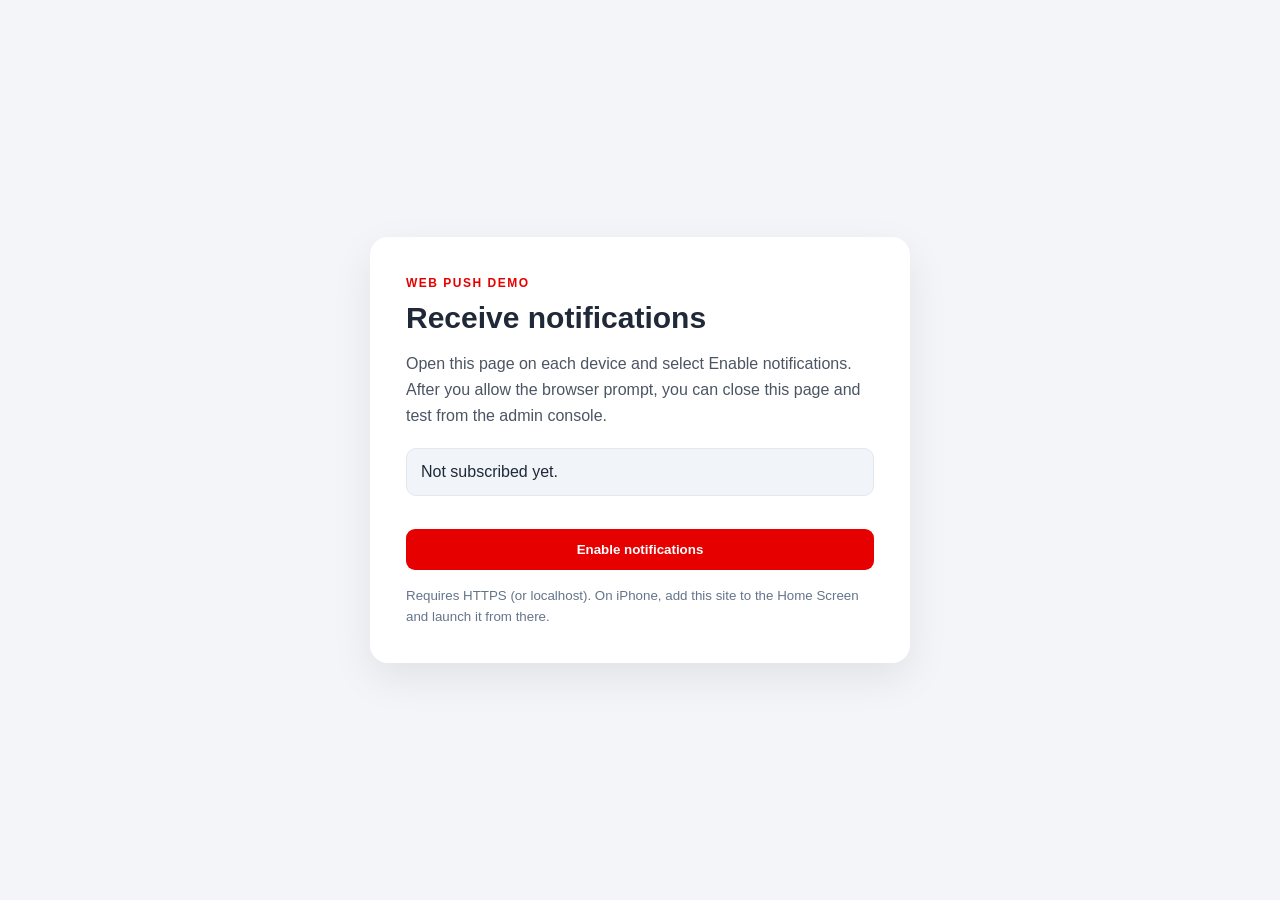
<file: WebPushStandalone_NET47_IIS_FullFixed/WebPushStandalone/index.html>
<!doctype html><html lang="en"><head><meta charset="utf-8"><meta name="viewport" content="width=device-width,initial-scale=1"><title>Web Push Demo — Subscriber</title><link rel="stylesheet" href="style.css"><link rel="manifest" href="manifest.json"></head>
<body><main class="panel"><span class="eyebrow">WEB PUSH DEMO</span><h1>Receive notifications</h1><p>Open this page on each device and select Enable notifications. After you allow the browser prompt, you can close this page and test from the admin console.</p><div id="status" class="status">Not subscribed yet.</div><button id="subscribe">Enable notifications</button><small>Requires HTTPS (or localhost). On iPhone, add this site to the Home Screen and launch it from there.</small></main><script src="subscriber.js"></script></body></html>
</file>
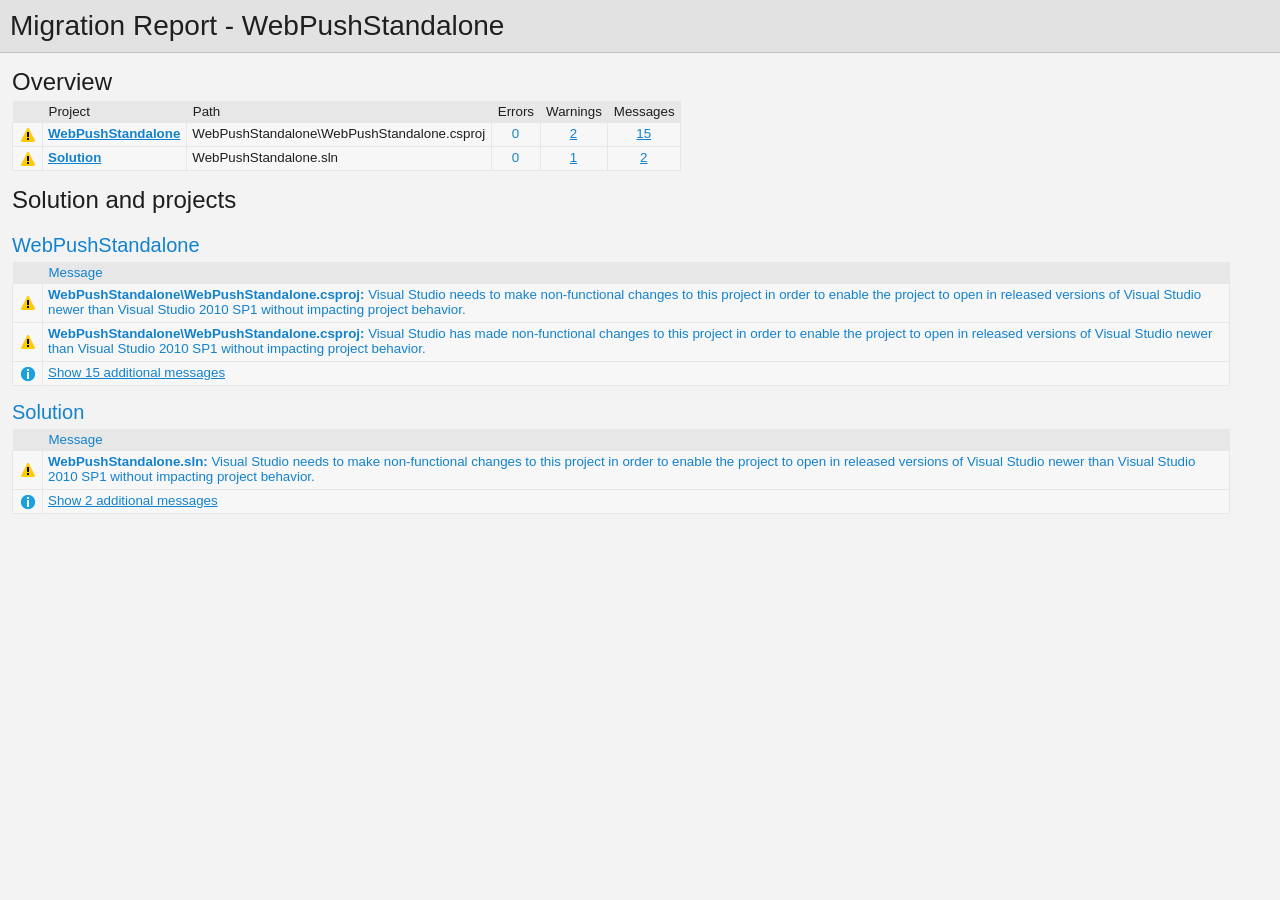
<file: WebPushStandalone_NET47_IIS_FullFixed/UpgradeLog.htm>
﻿<!DOCTYPE html>
<!-- saved from url=(0014)about:internet -->
 <html xmlns:msxsl="urn:schemas-microsoft-com:xslt"><head><meta content="en-us" http-equiv="Content-Language" /><meta content="text/html; charset=utf-16" http-equiv="Content-Type" /><title _locID="ConversionReport0">
          Migration Report
        </title><style> 
                    /* Body style, for the entire document */
                    body
                    {
                        background: #F3F3F4;
                        color: #1E1E1F;
                        font-family: "Segoe UI", Tahoma, Geneva, Verdana, sans-serif;
                        padding: 0;
                        margin: 0;
                    }

                    /* Header1 style, used for the main title */
                    h1
                    {
                        padding: 10px 0px 10px 10px;
                        font-size: 21pt;
                        background-color: #E2E2E2;
                        border-bottom: 1px #C1C1C2 solid; 
                        color: #201F20;
                        margin: 0;
                        font-weight: normal;
                    }

                    /* Header2 style, used for "Overview" and other sections */
                    h2
                    {
                        font-size: 18pt;
                        font-weight: normal;
                        padding: 15px 0 5px 0;
                        margin: 0;
                    }

                    /* Header3 style, used for sub-sections, such as project name */
                    h3
                    {
                        font-weight: normal;
                        font-size: 15pt;
                        margin: 0;
                        padding: 15px 0 5px 0;
                        background-color: transparent;
                    }

                    /* Color all hyperlinks one color */
                    a
                    {
                        color: #1382CE;
                    }

                    /* Table styles */ 
                    table
                    {
                        border-spacing: 0 0;
                        border-collapse: collapse;
                        font-size: 10pt;
                    }

                    table th
                    {
                        background: #E7E7E8;
                        text-align: left;
                        text-decoration: none;
                        font-weight: normal;
                        padding: 3px 6px 3px 6px;
                    }

                    table td
                    {
                        vertical-align: top;
                        padding: 3px 6px 5px 5px;
                        margin: 0px;
                        border: 1px solid #E7E7E8;
                        background: #F7F7F8;
                    }

                    /* Local link is a style for hyperlinks that link to file:/// content, there are lots so color them as 'normal' text until the user mouse overs */
                    .localLink
                    {
                        color: #1E1E1F;
                        background: #EEEEED;
                        text-decoration: none;
                    }

                    .localLink:hover
                    {
                        color: #1382CE;
                        background: #FFFF99;
                        text-decoration: none;
                    }

                    /* Center text, used in the over views cells that contain message level counts */ 
                    .textCentered
                    {
                        text-align: center;
                    }

                    /* The message cells in message tables should take up all avaliable space */
                    .messageCell
                    {
                        width: 100%;
                    }

                    /* Padding around the content after the h1 */ 
                    #content 
                    {
	                    padding: 0px 12px 12px 12px; 
                    }

                    /* The overview table expands to width, with a max width of 97% */ 
                    #overview table
                    {
                        width: auto;
                        max-width: 75%; 
                    }

                    /* The messages tables are always 97% width */
                    #messages table
                    {
                        width: 97%;
                    }

                    /* All Icons */
                    .IconSuccessEncoded, .IconInfoEncoded, .IconWarningEncoded, .IconErrorEncoded
                    {
                        min-width:18px;
                        min-height:18px; 
                        background-repeat:no-repeat;
                        background-position:center;
                    }

                    /* Success icon encoded */
                    .IconSuccessEncoded
                    {
                        /* Note: Do not delete the comment below. It is used to verify the correctness of the encoded image resource below before the product is released */
                        /* [---XsltValidateInternal-Base64EncodedImage:IconSuccess#Begin#background-image: url(data:image/png;base64,#Separator#);#End#] */
                        background-image: url([data-uri]);
                    }

                    /* Information icon encoded */
                    .IconInfoEncoded
                    {
                        /* Note: Do not delete the comment below. It is used to verify the correctness of the encoded image resource below before the product is released */
                        /* [---XsltValidateInternal-Base64EncodedImage:IconInformation#Begin#background-image: url(data:image/png;base64,#Separator#);#End#] */
                        background-image: url([data-uri]);
                    }

                    /* Warning icon encoded */
                    .IconWarningEncoded
                    {
                        /* Note: Do not delete the comment below. It is used to verify the correctness of the encoded image resource below before the product is released */
                        /* [---XsltValidateInternal-Base64EncodedImage:IconWarning#Begin#background-image: url(data:image/png;base64,#Separator#);#End#] */
                        background-image: url([data-uri]);
                    }

                    /* Error icon encoded */
                    .IconErrorEncoded
                    {
                        /* Note: Do not delete the comment below. It is used to verify the correctness of the encoded image resource below before the product is released */
                        /* [---XsltValidateInternal-Base64EncodedImage:IconError#Begin#background-image: url(data:image/png;base64,#Separator#);#End#] */
                        background-image: url([data-uri]);
                    }
                 </style><script type="text/javascript" language="javascript"> 
          
            // Startup 
            // Hook up the the loaded event for the document/window, to linkify the document content
            var startupFunction = function() { linkifyElement("messages"); };
            
            if(window.attachEvent)
            {
              window.attachEvent('onload', startupFunction);
            }
            else if (window.addEventListener) 
            {
              window.addEventListener('load', startupFunction, false);
            }
            else 
            {
              document.addEventListener('load', startupFunction, false);
            } 
            
            // Toggles the visibility of table rows with the specified name 
            function toggleTableRowsByName(name)
            {
               var allRows = document.getElementsByTagName('tr');
               for (i=0; i < allRows.length; i++)
               {
                  var currentName = allRows[i].getAttribute('name');
                  if(!!currentName && currentName.indexOf(name) == 0)
                  {
                      var isVisible = allRows[i].style.display == ''; 
                      isVisible ? allRows[i].style.display = 'none' : allRows[i].style.display = '';
                  }
               }
            }
            
            function scrollToFirstVisibleRow(name) 
            {
               var allRows = document.getElementsByTagName('tr');
               for (i=0; i < allRows.length; i++)
               {
                  var currentName = allRows[i].getAttribute('name');
                  var isVisible = allRows[i].style.display == ''; 
                  if(!!currentName && currentName.indexOf(name) == 0 && isVisible)
                  {
                     allRows[i].scrollIntoView(true); 
                     return true; 
                  }
               }
               
               return false;
            }
            
            // Linkifies the specified text content, replaces candidate links with html links 
            function linkify(text)
            {
                 if(!text || 0 === text.length)
                 {
                     return text; 
                 }

                 // Find http, https and ftp links and replace them with hyper links 
                 var urlLink = /(http|https|ftp)\:\/\/[a-zA-Z0-9\-\.]+(:[a-zA-Z0-9]*)?\/?([a-zA-Z0-9\-\._\?\,\/\\\+&%\$#\=~;\{\}])*/gi;
                 
                 return text.replace(urlLink, '<a href="$&">$&</a>') ;
            }
            
            // Linkifies the specified element by ID
            function linkifyElement(id)
            {
                var element = document.getElementById(id);
                if(!!element)
                {
                  element.innerHTML = linkify(element.innerHTML); 
                }
            }
            
            function ToggleMessageVisibility(projectName)
            {
              if(!projectName || 0 === projectName.length)
              {
                return; 
              }
              
              toggleTableRowsByName("MessageRowClass" + projectName);
              toggleTableRowsByName('MessageRowHeaderShow' + projectName);
              toggleTableRowsByName('MessageRowHeaderHide' + projectName); 
            }
            
            function ScrollToFirstVisibleMessage(projectName)
            {
              if(!projectName || 0 === projectName.length)
              {
                return; 
              }
              
              // First try the 'Show messages' row
              if(!scrollToFirstVisibleRow('MessageRowHeaderShow' + projectName))
              {
                // Failed to find a visible row for 'Show messages', try an actual message row 
                scrollToFirstVisibleRow('MessageRowClass' + projectName); 
              }
            }
           </script></head><body><h1 _locID="ConversionReport">
          Migration Report - WebPushStandalone</h1><div id="content"><h2 _locID="OverviewTitle">Overview</h2><div id="overview"><table><tr><th></th><th _locID="ProjectTableHeader">Project</th><th _locID="PathTableHeader">Path</th><th _locID="ErrorsTableHeader">Errors</th><th _locID="WarningsTableHeader">Warnings</th><th _locID="MessagesTableHeader">Messages</th></tr><tr><td class="IconWarningEncoded" /><td><strong><a href="#WebPushStandalone">WebPushStandalone</a></strong></td><td>WebPushStandalone\WebPushStandalone.csproj</td><td class="textCentered"><a>0</a></td><td class="textCentered"><a href="#WebPushStandaloneWarning">2</a></td><td class="textCentered"><a href="#" onclick="ScrollToFirstVisibleMessage('WebPushStandalone'); return false;">15</a></td></tr><tr><td class="IconWarningEncoded" /><td><strong><a href="#Solution"><span _locID="OverviewSolutionSpan">Solution</span></a></strong></td><td>WebPushStandalone.sln</td><td class="textCentered"><a>0</a></td><td class="textCentered"><a href="#SolutionWarning">1</a></td><td class="textCentered"><a href="#" onclick="ScrollToFirstVisibleMessage('Solution'); return false;">2</a></td></tr></table></div><h2 _locID="SolutionAndProjectsTitle">Solution and projects</h2><div id="messages"><a name="WebPushStandalone" /><h3>WebPushStandalone</h3><table><tr id="WebPushStandaloneHeaderRow"><th></th><th class="messageCell" _locID="MessageTableHeader">Message</th></tr><tr name="WarningRowClassWebPushStandalone"><td class="IconWarningEncoded"><a name="WebPushStandaloneWarning" /></td><td class="messageCell"><strong>WebPushStandalone\WebPushStandalone.csproj:
        </strong><span>Visual Studio needs to make non-functional changes to this project in order to enable the project to open in released versions of Visual Studio newer than Visual Studio 2010 SP1 without impacting project behavior.</span></td></tr><tr name="WarningRowClassWebPushStandalone"><td class="IconWarningEncoded"><a name="WebPushStandaloneWarning" /></td><td class="messageCell"><strong>WebPushStandalone\WebPushStandalone.csproj:
        </strong><span>Visual Studio has made non-functional changes to this project in order to enable the project to open in released versions of Visual Studio newer than Visual Studio 2010 SP1 without impacting project behavior.</span></td></tr><tr name="MessageRowHeaderShowWebPushStandalone"><td class="IconInfoEncoded" /><td class="messageCell"><a _locID="ShowAdditionalMessages" href="#" name="WebPushStandaloneMessage" onclick="ToggleMessageVisibility('WebPushStandalone'); return false;">
          Show 15 additional messages
        </a></td></tr><tr name="MessageRowClassWebPushStandalone" style="display: none"><td class="IconInfoEncoded"><a name="WebPushStandaloneMessage" /></td><td class="messageCell"><strong>WebPushStandalone\WebPushStandalone.csproj:
        </strong><span>Project file successfully backed up as C:\Users\Mohamed Tarek\Downloads\WebPushStandalone_NET47_IIS_FullFixed\Backup\WebPushStandalone\WebPushStandalone.csproj</span></td></tr><tr name="MessageRowClassWebPushStandalone" style="display: none"><td class="IconInfoEncoded"><a name="WebPushStandaloneMessage" /></td><td class="messageCell"><strong>WebPushStandalone\Global.asax.cs:
        </strong><span>File successfully backed up as C:\Users\Mohamed Tarek\Downloads\WebPushStandalone_NET47_IIS_FullFixed\Backup\WebPushStandalone\Global.asax.cs</span></td></tr><tr name="MessageRowClassWebPushStandalone" style="display: none"><td class="IconInfoEncoded"><a name="WebPushStandaloneMessage" /></td><td class="messageCell"><strong>WebPushStandalone\DemoKeys.cs:
        </strong><span>File successfully backed up as C:\Users\Mohamed Tarek\Downloads\WebPushStandalone_NET47_IIS_FullFixed\Backup\WebPushStandalone\DemoKeys.cs</span></td></tr><tr name="MessageRowClassWebPushStandalone" style="display: none"><td class="IconInfoEncoded"><a name="WebPushStandaloneMessage" /></td><td class="messageCell"><strong>WebPushStandalone\App_Start\WebApiConfig.cs:
        </strong><span>File successfully backed up as C:\Users\Mohamed Tarek\Downloads\WebPushStandalone_NET47_IIS_FullFixed\Backup\WebPushStandalone\App_Start\WebApiConfig.cs</span></td></tr><tr name="MessageRowClassWebPushStandalone" style="display: none"><td class="IconInfoEncoded"><a name="WebPushStandaloneMessage" /></td><td class="messageCell"><strong>WebPushStandalone\Controllers\PushDemoController.cs:
        </strong><span>File successfully backed up as C:\Users\Mohamed Tarek\Downloads\WebPushStandalone_NET47_IIS_FullFixed\Backup\WebPushStandalone\Controllers\PushDemoController.cs</span></td></tr><tr name="MessageRowClassWebPushStandalone" style="display: none"><td class="IconInfoEncoded"><a name="WebPushStandaloneMessage" /></td><td class="messageCell"><strong>WebPushStandalone\Global.asax:
        </strong><span>File successfully backed up as C:\Users\Mohamed Tarek\Downloads\WebPushStandalone_NET47_IIS_FullFixed\Backup\WebPushStandalone\Global.asax</span></td></tr><tr name="MessageRowClassWebPushStandalone" style="display: none"><td class="IconInfoEncoded"><a name="WebPushStandaloneMessage" /></td><td class="messageCell"><strong>WebPushStandalone\Web.config:
        </strong><span>File successfully backed up as C:\Users\Mohamed Tarek\Downloads\WebPushStandalone_NET47_IIS_FullFixed\Backup\WebPushStandalone\Web.config</span></td></tr><tr name="MessageRowClassWebPushStandalone" style="display: none"><td class="IconInfoEncoded"><a name="WebPushStandaloneMessage" /></td><td class="messageCell"><strong>WebPushStandalone\index.html:
        </strong><span>File successfully backed up as C:\Users\Mohamed Tarek\Downloads\WebPushStandalone_NET47_IIS_FullFixed\Backup\WebPushStandalone\index.html</span></td></tr><tr name="MessageRowClassWebPushStandalone" style="display: none"><td class="IconInfoEncoded"><a name="WebPushStandaloneMessage" /></td><td class="messageCell"><strong>WebPushStandalone\admin.html:
        </strong><span>File successfully backed up as C:\Users\Mohamed Tarek\Downloads\WebPushStandalone_NET47_IIS_FullFixed\Backup\WebPushStandalone\admin.html</span></td></tr><tr name="MessageRowClassWebPushStandalone" style="display: none"><td class="IconInfoEncoded"><a name="WebPushStandaloneMessage" /></td><td class="messageCell"><strong>WebPushStandalone\style.css:
        </strong><span>File successfully backed up as C:\Users\Mohamed Tarek\Downloads\WebPushStandalone_NET47_IIS_FullFixed\Backup\WebPushStandalone\style.css</span></td></tr><tr name="MessageRowClassWebPushStandalone" style="display: none"><td class="IconInfoEncoded"><a name="WebPushStandaloneMessage" /></td><td class="messageCell"><strong>WebPushStandalone\subscriber.js:
        </strong><span>File successfully backed up as C:\Users\Mohamed Tarek\Downloads\WebPushStandalone_NET47_IIS_FullFixed\Backup\WebPushStandalone\subscriber.js</span></td></tr><tr name="MessageRowClassWebPushStandalone" style="display: none"><td class="IconInfoEncoded"><a name="WebPushStandaloneMessage" /></td><td class="messageCell"><strong>WebPushStandalone\admin.js:
        </strong><span>File successfully backed up as C:\Users\Mohamed Tarek\Downloads\WebPushStandalone_NET47_IIS_FullFixed\Backup\WebPushStandalone\admin.js</span></td></tr><tr name="MessageRowClassWebPushStandalone" style="display: none"><td class="IconInfoEncoded"><a name="WebPushStandaloneMessage" /></td><td class="messageCell"><strong>WebPushStandalone\sw.js:
        </strong><span>File successfully backed up as C:\Users\Mohamed Tarek\Downloads\WebPushStandalone_NET47_IIS_FullFixed\Backup\WebPushStandalone\sw.js</span></td></tr><tr name="MessageRowClassWebPushStandalone" style="display: none"><td class="IconInfoEncoded"><a name="WebPushStandaloneMessage" /></td><td class="messageCell"><strong>WebPushStandalone\manifest.json:
        </strong><span>File successfully backed up as C:\Users\Mohamed Tarek\Downloads\WebPushStandalone_NET47_IIS_FullFixed\Backup\WebPushStandalone\manifest.json</span></td></tr><tr name="MessageRowClassWebPushStandalone" style="display: none"><td class="IconInfoEncoded"><a name="WebPushStandaloneMessage" /></td><td class="messageCell"><strong>WebPushStandalone\App_Data\README.txt:
        </strong><span>File successfully backed up as C:\Users\Mohamed Tarek\Downloads\WebPushStandalone_NET47_IIS_FullFixed\Backup\WebPushStandalone\App_Data\README.txt</span></td></tr><tr style="display: none" name="MessageRowHeaderHideWebPushStandalone"><td class="IconInfoEncoded" /><td class="messageCell"><a _locID="HideAdditionalMessages" href="#" name="WebPushStandaloneMessage" onclick="ToggleMessageVisibility('WebPushStandalone'); return false;">
          Hide 15 additional messages
        </a></td></tr></table><a name="Solution" /><h3 _locID="ProjectDisplayNameHeader">Solution</h3><table><tr id="SolutionHeaderRow"><th></th><th class="messageCell" _locID="MessageTableHeader">Message</th></tr><tr name="WarningRowClassSolution"><td class="IconWarningEncoded"><a name="SolutionWarning" /></td><td class="messageCell"><strong>WebPushStandalone.sln:
        </strong><span>Visual Studio needs to make non-functional changes to this project in order to enable the project to open in released versions of Visual Studio newer than Visual Studio 2010 SP1 without impacting project behavior.</span></td></tr><tr name="MessageRowHeaderShowSolution"><td class="IconInfoEncoded" /><td class="messageCell"><a _locID="ShowAdditionalMessages" href="#" name="SolutionMessage" onclick="ToggleMessageVisibility('Solution'); return false;">
          Show 2 additional messages
        </a></td></tr><tr name="MessageRowClassSolution" style="display: none"><td class="IconInfoEncoded"><a name="SolutionMessage" /></td><td class="messageCell"><strong>WebPushStandalone.sln:
        </strong><span>File successfully backed up as C:\Users\Mohamed Tarek\Downloads\WebPushStandalone_NET47_IIS_FullFixed\Backup\WebPushStandalone.sln</span></td></tr><tr name="MessageRowClassSolution" style="display: none"><td class="IconInfoEncoded"><a name="SolutionMessage" /></td><td class="messageCell"><strong>WebPushStandalone.sln:
        </strong><span>Solution migrated successfully</span></td></tr><tr style="display: none" name="MessageRowHeaderHideSolution"><td class="IconInfoEncoded" /><td class="messageCell"><a _locID="HideAdditionalMessages" href="#" name="SolutionMessage" onclick="ToggleMessageVisibility('Solution'); return false;">
          Hide 2 additional messages
        </a></td></tr></table></div></div></body></html>
</file>
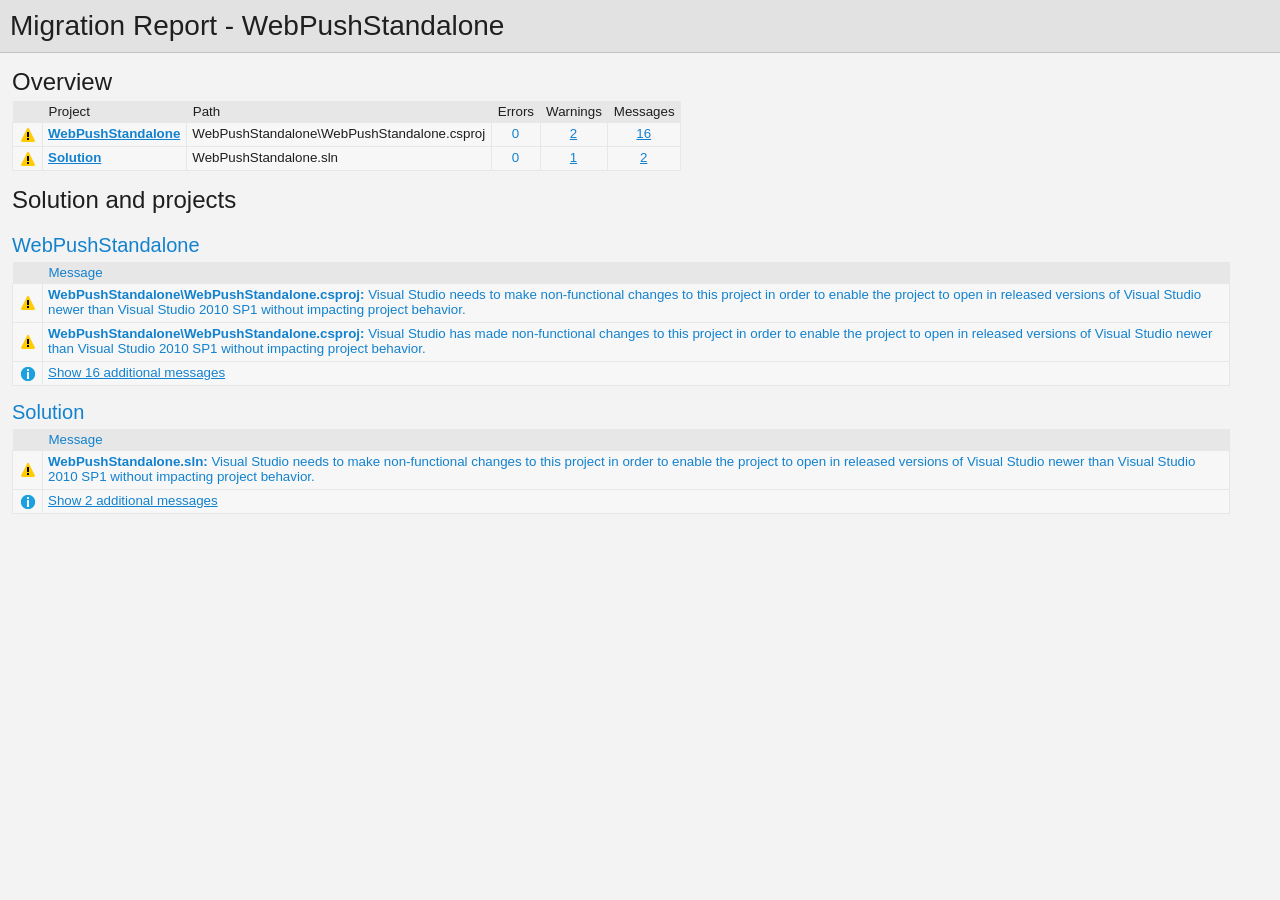
<file: WebPushStandalone_NET47_IIS_FullFixed/UpgradeLog2.htm>
﻿<!DOCTYPE html>
<!-- saved from url=(0014)about:internet -->
 <html xmlns:msxsl="urn:schemas-microsoft-com:xslt"><head><meta content="en-us" http-equiv="Content-Language" /><meta content="text/html; charset=utf-16" http-equiv="Content-Type" /><title _locID="ConversionReport0">
          Migration Report
        </title><style> 
                    /* Body style, for the entire document */
                    body
                    {
                        background: #F3F3F4;
                        color: #1E1E1F;
                        font-family: "Segoe UI", Tahoma, Geneva, Verdana, sans-serif;
                        padding: 0;
                        margin: 0;
                    }

                    /* Header1 style, used for the main title */
                    h1
                    {
                        padding: 10px 0px 10px 10px;
                        font-size: 21pt;
                        background-color: #E2E2E2;
                        border-bottom: 1px #C1C1C2 solid; 
                        color: #201F20;
                        margin: 0;
                        font-weight: normal;
                    }

                    /* Header2 style, used for "Overview" and other sections */
                    h2
                    {
                        font-size: 18pt;
                        font-weight: normal;
                        padding: 15px 0 5px 0;
                        margin: 0;
                    }

                    /* Header3 style, used for sub-sections, such as project name */
                    h3
                    {
                        font-weight: normal;
                        font-size: 15pt;
                        margin: 0;
                        padding: 15px 0 5px 0;
                        background-color: transparent;
                    }

                    /* Color all hyperlinks one color */
                    a
                    {
                        color: #1382CE;
                    }

                    /* Table styles */ 
                    table
                    {
                        border-spacing: 0 0;
                        border-collapse: collapse;
                        font-size: 10pt;
                    }

                    table th
                    {
                        background: #E7E7E8;
                        text-align: left;
                        text-decoration: none;
                        font-weight: normal;
                        padding: 3px 6px 3px 6px;
                    }

                    table td
                    {
                        vertical-align: top;
                        padding: 3px 6px 5px 5px;
                        margin: 0px;
                        border: 1px solid #E7E7E8;
                        background: #F7F7F8;
                    }

                    /* Local link is a style for hyperlinks that link to file:/// content, there are lots so color them as 'normal' text until the user mouse overs */
                    .localLink
                    {
                        color: #1E1E1F;
                        background: #EEEEED;
                        text-decoration: none;
                    }

                    .localLink:hover
                    {
                        color: #1382CE;
                        background: #FFFF99;
                        text-decoration: none;
                    }

                    /* Center text, used in the over views cells that contain message level counts */ 
                    .textCentered
                    {
                        text-align: center;
                    }

                    /* The message cells in message tables should take up all avaliable space */
                    .messageCell
                    {
                        width: 100%;
                    }

                    /* Padding around the content after the h1 */ 
                    #content 
                    {
	                    padding: 0px 12px 12px 12px; 
                    }

                    /* The overview table expands to width, with a max width of 97% */ 
                    #overview table
                    {
                        width: auto;
                        max-width: 75%; 
                    }

                    /* The messages tables are always 97% width */
                    #messages table
                    {
                        width: 97%;
                    }

                    /* All Icons */
                    .IconSuccessEncoded, .IconInfoEncoded, .IconWarningEncoded, .IconErrorEncoded
                    {
                        min-width:18px;
                        min-height:18px; 
                        background-repeat:no-repeat;
                        background-position:center;
                    }

                    /* Success icon encoded */
                    .IconSuccessEncoded
                    {
                        /* Note: Do not delete the comment below. It is used to verify the correctness of the encoded image resource below before the product is released */
                        /* [---XsltValidateInternal-Base64EncodedImage:IconSuccess#Begin#background-image: url(data:image/png;base64,#Separator#);#End#] */
                        background-image: url([data-uri]);
                    }

                    /* Information icon encoded */
                    .IconInfoEncoded
                    {
                        /* Note: Do not delete the comment below. It is used to verify the correctness of the encoded image resource below before the product is released */
                        /* [---XsltValidateInternal-Base64EncodedImage:IconInformation#Begin#background-image: url(data:image/png;base64,#Separator#);#End#] */
                        background-image: url([data-uri]);
                    }

                    /* Warning icon encoded */
                    .IconWarningEncoded
                    {
                        /* Note: Do not delete the comment below. It is used to verify the correctness of the encoded image resource below before the product is released */
                        /* [---XsltValidateInternal-Base64EncodedImage:IconWarning#Begin#background-image: url(data:image/png;base64,#Separator#);#End#] */
                        background-image: url([data-uri]);
                    }

                    /* Error icon encoded */
                    .IconErrorEncoded
                    {
                        /* Note: Do not delete the comment below. It is used to verify the correctness of the encoded image resource below before the product is released */
                        /* [---XsltValidateInternal-Base64EncodedImage:IconError#Begin#background-image: url(data:image/png;base64,#Separator#);#End#] */
                        background-image: url([data-uri]);
                    }
                 </style><script type="text/javascript" language="javascript"> 
          
            // Startup 
            // Hook up the the loaded event for the document/window, to linkify the document content
            var startupFunction = function() { linkifyElement("messages"); };
            
            if(window.attachEvent)
            {
              window.attachEvent('onload', startupFunction);
            }
            else if (window.addEventListener) 
            {
              window.addEventListener('load', startupFunction, false);
            }
            else 
            {
              document.addEventListener('load', startupFunction, false);
            } 
            
            // Toggles the visibility of table rows with the specified name 
            function toggleTableRowsByName(name)
            {
               var allRows = document.getElementsByTagName('tr');
               for (i=0; i < allRows.length; i++)
               {
                  var currentName = allRows[i].getAttribute('name');
                  if(!!currentName && currentName.indexOf(name) == 0)
                  {
                      var isVisible = allRows[i].style.display == ''; 
                      isVisible ? allRows[i].style.display = 'none' : allRows[i].style.display = '';
                  }
               }
            }
            
            function scrollToFirstVisibleRow(name) 
            {
               var allRows = document.getElementsByTagName('tr');
               for (i=0; i < allRows.length; i++)
               {
                  var currentName = allRows[i].getAttribute('name');
                  var isVisible = allRows[i].style.display == ''; 
                  if(!!currentName && currentName.indexOf(name) == 0 && isVisible)
                  {
                     allRows[i].scrollIntoView(true); 
                     return true; 
                  }
               }
               
               return false;
            }
            
            // Linkifies the specified text content, replaces candidate links with html links 
            function linkify(text)
            {
                 if(!text || 0 === text.length)
                 {
                     return text; 
                 }

                 // Find http, https and ftp links and replace them with hyper links 
                 var urlLink = /(http|https|ftp)\:\/\/[a-zA-Z0-9\-\.]+(:[a-zA-Z0-9]*)?\/?([a-zA-Z0-9\-\._\?\,\/\\\+&%\$#\=~;\{\}])*/gi;
                 
                 return text.replace(urlLink, '<a href="$&">$&</a>') ;
            }
            
            // Linkifies the specified element by ID
            function linkifyElement(id)
            {
                var element = document.getElementById(id);
                if(!!element)
                {
                  element.innerHTML = linkify(element.innerHTML); 
                }
            }
            
            function ToggleMessageVisibility(projectName)
            {
              if(!projectName || 0 === projectName.length)
              {
                return; 
              }
              
              toggleTableRowsByName("MessageRowClass" + projectName);
              toggleTableRowsByName('MessageRowHeaderShow' + projectName);
              toggleTableRowsByName('MessageRowHeaderHide' + projectName); 
            }
            
            function ScrollToFirstVisibleMessage(projectName)
            {
              if(!projectName || 0 === projectName.length)
              {
                return; 
              }
              
              // First try the 'Show messages' row
              if(!scrollToFirstVisibleRow('MessageRowHeaderShow' + projectName))
              {
                // Failed to find a visible row for 'Show messages', try an actual message row 
                scrollToFirstVisibleRow('MessageRowClass' + projectName); 
              }
            }
           </script></head><body><h1 _locID="ConversionReport">
          Migration Report - WebPushStandalone</h1><div id="content"><h2 _locID="OverviewTitle">Overview</h2><div id="overview"><table><tr><th></th><th _locID="ProjectTableHeader">Project</th><th _locID="PathTableHeader">Path</th><th _locID="ErrorsTableHeader">Errors</th><th _locID="WarningsTableHeader">Warnings</th><th _locID="MessagesTableHeader">Messages</th></tr><tr><td class="IconWarningEncoded" /><td><strong><a href="#WebPushStandalone">WebPushStandalone</a></strong></td><td>WebPushStandalone\WebPushStandalone.csproj</td><td class="textCentered"><a>0</a></td><td class="textCentered"><a href="#WebPushStandaloneWarning">2</a></td><td class="textCentered"><a href="#" onclick="ScrollToFirstVisibleMessage('WebPushStandalone'); return false;">16</a></td></tr><tr><td class="IconWarningEncoded" /><td><strong><a href="#Solution"><span _locID="OverviewSolutionSpan">Solution</span></a></strong></td><td>WebPushStandalone.sln</td><td class="textCentered"><a>0</a></td><td class="textCentered"><a href="#SolutionWarning">1</a></td><td class="textCentered"><a href="#" onclick="ScrollToFirstVisibleMessage('Solution'); return false;">2</a></td></tr></table></div><h2 _locID="SolutionAndProjectsTitle">Solution and projects</h2><div id="messages"><a name="WebPushStandalone" /><h3>WebPushStandalone</h3><table><tr id="WebPushStandaloneHeaderRow"><th></th><th class="messageCell" _locID="MessageTableHeader">Message</th></tr><tr name="WarningRowClassWebPushStandalone"><td class="IconWarningEncoded"><a name="WebPushStandaloneWarning" /></td><td class="messageCell"><strong>WebPushStandalone\WebPushStandalone.csproj:
        </strong><span>Visual Studio needs to make non-functional changes to this project in order to enable the project to open in released versions of Visual Studio newer than Visual Studio 2010 SP1 without impacting project behavior.</span></td></tr><tr name="WarningRowClassWebPushStandalone"><td class="IconWarningEncoded"><a name="WebPushStandaloneWarning" /></td><td class="messageCell"><strong>WebPushStandalone\WebPushStandalone.csproj:
        </strong><span>Visual Studio has made non-functional changes to this project in order to enable the project to open in released versions of Visual Studio newer than Visual Studio 2010 SP1 without impacting project behavior.</span></td></tr><tr name="MessageRowHeaderShowWebPushStandalone"><td class="IconInfoEncoded" /><td class="messageCell"><a _locID="ShowAdditionalMessages" href="#" name="WebPushStandaloneMessage" onclick="ToggleMessageVisibility('WebPushStandalone'); return false;">
          Show 16 additional messages
        </a></td></tr><tr name="MessageRowClassWebPushStandalone" style="display: none"><td class="IconInfoEncoded"><a name="WebPushStandaloneMessage" /></td><td class="messageCell"><strong>WebPushStandalone\WebPushStandalone.csproj:
        </strong><span>Project file successfully backed up as D:\Projects\VodaChatGitHub\WebPushSample\WebPushStandalone_NET47_IIS_FullFixed\Backup1\WebPushStandalone\WebPushStandalone.csproj</span></td></tr><tr name="MessageRowClassWebPushStandalone" style="display: none"><td class="IconInfoEncoded"><a name="WebPushStandaloneMessage" /></td><td class="messageCell"><strong>WebPushStandalone\WebPushStandalone.csproj.user:
        </strong><span>Project user file successfully backed up as D:\Projects\VodaChatGitHub\WebPushSample\WebPushStandalone_NET47_IIS_FullFixed\Backup1\WebPushStandalone\WebPushStandalone.csproj.user</span></td></tr><tr name="MessageRowClassWebPushStandalone" style="display: none"><td class="IconInfoEncoded"><a name="WebPushStandaloneMessage" /></td><td class="messageCell"><strong>WebPushStandalone\Global.asax.cs:
        </strong><span>File successfully backed up as D:\Projects\VodaChatGitHub\WebPushSample\WebPushStandalone_NET47_IIS_FullFixed\Backup1\WebPushStandalone\Global.asax.cs</span></td></tr><tr name="MessageRowClassWebPushStandalone" style="display: none"><td class="IconInfoEncoded"><a name="WebPushStandaloneMessage" /></td><td class="messageCell"><strong>WebPushStandalone\DemoKeys.cs:
        </strong><span>File successfully backed up as D:\Projects\VodaChatGitHub\WebPushSample\WebPushStandalone_NET47_IIS_FullFixed\Backup1\WebPushStandalone\DemoKeys.cs</span></td></tr><tr name="MessageRowClassWebPushStandalone" style="display: none"><td class="IconInfoEncoded"><a name="WebPushStandaloneMessage" /></td><td class="messageCell"><strong>WebPushStandalone\App_Start\WebApiConfig.cs:
        </strong><span>File successfully backed up as D:\Projects\VodaChatGitHub\WebPushSample\WebPushStandalone_NET47_IIS_FullFixed\Backup1\WebPushStandalone\App_Start\WebApiConfig.cs</span></td></tr><tr name="MessageRowClassWebPushStandalone" style="display: none"><td class="IconInfoEncoded"><a name="WebPushStandaloneMessage" /></td><td class="messageCell"><strong>WebPushStandalone\Controllers\PushDemoController.cs:
        </strong><span>File successfully backed up as D:\Projects\VodaChatGitHub\WebPushSample\WebPushStandalone_NET47_IIS_FullFixed\Backup1\WebPushStandalone\Controllers\PushDemoController.cs</span></td></tr><tr name="MessageRowClassWebPushStandalone" style="display: none"><td class="IconInfoEncoded"><a name="WebPushStandaloneMessage" /></td><td class="messageCell"><strong>WebPushStandalone\Global.asax:
        </strong><span>File successfully backed up as D:\Projects\VodaChatGitHub\WebPushSample\WebPushStandalone_NET47_IIS_FullFixed\Backup1\WebPushStandalone\Global.asax</span></td></tr><tr name="MessageRowClassWebPushStandalone" style="display: none"><td class="IconInfoEncoded"><a name="WebPushStandaloneMessage" /></td><td class="messageCell"><strong>WebPushStandalone\Web.config:
        </strong><span>File successfully backed up as D:\Projects\VodaChatGitHub\WebPushSample\WebPushStandalone_NET47_IIS_FullFixed\Backup1\WebPushStandalone\Web.config</span></td></tr><tr name="MessageRowClassWebPushStandalone" style="display: none"><td class="IconInfoEncoded"><a name="WebPushStandaloneMessage" /></td><td class="messageCell"><strong>WebPushStandalone\index.html:
        </strong><span>File successfully backed up as D:\Projects\VodaChatGitHub\WebPushSample\WebPushStandalone_NET47_IIS_FullFixed\Backup1\WebPushStandalone\index.html</span></td></tr><tr name="MessageRowClassWebPushStandalone" style="display: none"><td class="IconInfoEncoded"><a name="WebPushStandaloneMessage" /></td><td class="messageCell"><strong>WebPushStandalone\admin.html:
        </strong><span>File successfully backed up as D:\Projects\VodaChatGitHub\WebPushSample\WebPushStandalone_NET47_IIS_FullFixed\Backup1\WebPushStandalone\admin.html</span></td></tr><tr name="MessageRowClassWebPushStandalone" style="display: none"><td class="IconInfoEncoded"><a name="WebPushStandaloneMessage" /></td><td class="messageCell"><strong>WebPushStandalone\style.css:
        </strong><span>File successfully backed up as D:\Projects\VodaChatGitHub\WebPushSample\WebPushStandalone_NET47_IIS_FullFixed\Backup1\WebPushStandalone\style.css</span></td></tr><tr name="MessageRowClassWebPushStandalone" style="display: none"><td class="IconInfoEncoded"><a name="WebPushStandaloneMessage" /></td><td class="messageCell"><strong>WebPushStandalone\subscriber.js:
        </strong><span>File successfully backed up as D:\Projects\VodaChatGitHub\WebPushSample\WebPushStandalone_NET47_IIS_FullFixed\Backup1\WebPushStandalone\subscriber.js</span></td></tr><tr name="MessageRowClassWebPushStandalone" style="display: none"><td class="IconInfoEncoded"><a name="WebPushStandaloneMessage" /></td><td class="messageCell"><strong>WebPushStandalone\admin.js:
        </strong><span>File successfully backed up as D:\Projects\VodaChatGitHub\WebPushSample\WebPushStandalone_NET47_IIS_FullFixed\Backup1\WebPushStandalone\admin.js</span></td></tr><tr name="MessageRowClassWebPushStandalone" style="display: none"><td class="IconInfoEncoded"><a name="WebPushStandaloneMessage" /></td><td class="messageCell"><strong>WebPushStandalone\sw.js:
        </strong><span>File successfully backed up as D:\Projects\VodaChatGitHub\WebPushSample\WebPushStandalone_NET47_IIS_FullFixed\Backup1\WebPushStandalone\sw.js</span></td></tr><tr name="MessageRowClassWebPushStandalone" style="display: none"><td class="IconInfoEncoded"><a name="WebPushStandaloneMessage" /></td><td class="messageCell"><strong>WebPushStandalone\manifest.json:
        </strong><span>File successfully backed up as D:\Projects\VodaChatGitHub\WebPushSample\WebPushStandalone_NET47_IIS_FullFixed\Backup1\WebPushStandalone\manifest.json</span></td></tr><tr name="MessageRowClassWebPushStandalone" style="display: none"><td class="IconInfoEncoded"><a name="WebPushStandaloneMessage" /></td><td class="messageCell"><strong>WebPushStandalone\App_Data\README.txt:
        </strong><span>File successfully backed up as D:\Projects\VodaChatGitHub\WebPushSample\WebPushStandalone_NET47_IIS_FullFixed\Backup1\WebPushStandalone\App_Data\README.txt</span></td></tr><tr style="display: none" name="MessageRowHeaderHideWebPushStandalone"><td class="IconInfoEncoded" /><td class="messageCell"><a _locID="HideAdditionalMessages" href="#" name="WebPushStandaloneMessage" onclick="ToggleMessageVisibility('WebPushStandalone'); return false;">
          Hide 16 additional messages
        </a></td></tr></table><a name="Solution" /><h3 _locID="ProjectDisplayNameHeader">Solution</h3><table><tr id="SolutionHeaderRow"><th></th><th class="messageCell" _locID="MessageTableHeader">Message</th></tr><tr name="WarningRowClassSolution"><td class="IconWarningEncoded"><a name="SolutionWarning" /></td><td class="messageCell"><strong>WebPushStandalone.sln:
        </strong><span>Visual Studio needs to make non-functional changes to this project in order to enable the project to open in released versions of Visual Studio newer than Visual Studio 2010 SP1 without impacting project behavior.</span></td></tr><tr name="MessageRowHeaderShowSolution"><td class="IconInfoEncoded" /><td class="messageCell"><a _locID="ShowAdditionalMessages" href="#" name="SolutionMessage" onclick="ToggleMessageVisibility('Solution'); return false;">
          Show 2 additional messages
        </a></td></tr><tr name="MessageRowClassSolution" style="display: none"><td class="IconInfoEncoded"><a name="SolutionMessage" /></td><td class="messageCell"><strong>WebPushStandalone.sln:
        </strong><span>File successfully backed up as D:\Projects\VodaChatGitHub\WebPushSample\WebPushStandalone_NET47_IIS_FullFixed\Backup1\WebPushStandalone.sln</span></td></tr><tr name="MessageRowClassSolution" style="display: none"><td class="IconInfoEncoded"><a name="SolutionMessage" /></td><td class="messageCell"><strong>WebPushStandalone.sln:
        </strong><span>Solution migrated successfully</span></td></tr><tr style="display: none" name="MessageRowHeaderHideSolution"><td class="IconInfoEncoded" /><td class="messageCell"><a _locID="HideAdditionalMessages" href="#" name="SolutionMessage" onclick="ToggleMessageVisibility('Solution'); return false;">
          Hide 2 additional messages
        </a></td></tr></table></div></div></body></html>
</file>
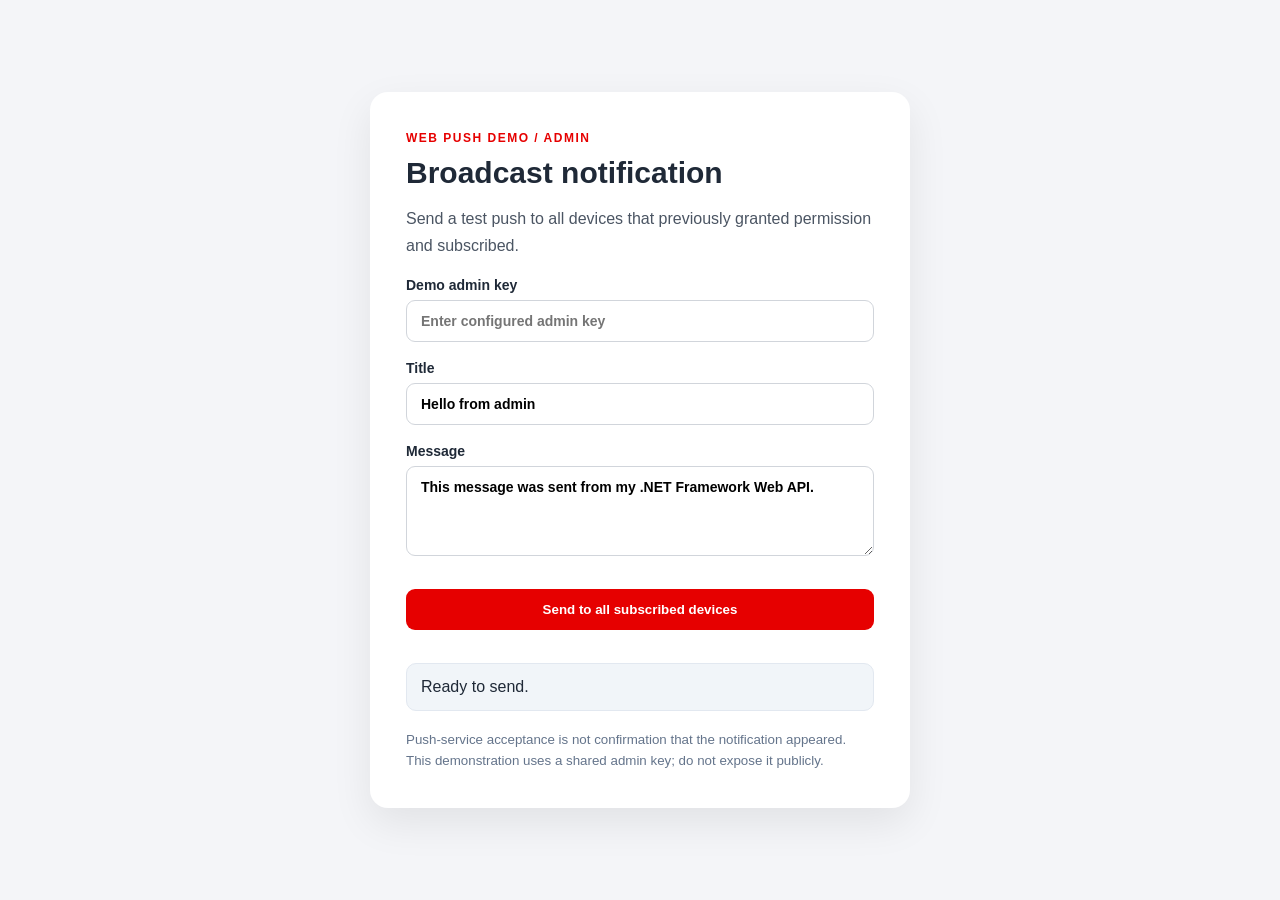
<file: WebPushStandalone_NET47_IIS_FullFixed/WebPushStandalone/admin.html>
<!doctype html><html lang="en"><head><meta charset="utf-8"><meta name="viewport" content="width=device-width,initial-scale=1"><title>Web Push Demo — Admin</title><link rel="stylesheet" href="style.css"></head>
<body><main class="panel"><span class="eyebrow">WEB PUSH DEMO / ADMIN</span><h1>Broadcast notification</h1><p>Send a test push to all devices that previously granted permission and subscribed.</p><label>Demo admin key<input type="password" id="key" autocomplete="off" placeholder="Enter configured admin key"></label><label>Title<input id="title" maxlength="120" value="Hello from admin"></label><label>Message<textarea id="message" maxlength="500" rows="4">This message was sent from my .NET Framework Web API.</textarea></label><button id="send">Send to all subscribed devices</button><div class="status" id="result">Ready to send.</div><small>Push-service acceptance is not confirmation that the notification appeared. This demonstration uses a shared admin key; do not expose it publicly.</small></main><script src="admin.js"></script></body></html>
</file>
<file: WebPushStandalone_NET47_IIS_FullFixed/WebPushStandalone/style.css>
:root{font-family:Segoe UI,Arial,sans-serif;color:#1f2937;background:#f4f5f8}*{box-sizing:border-box}body{margin:0;min-height:100vh;display:grid;place-items:center;padding:22px}.panel{max-width:540px;width:100%;background:#fff;padding:36px;border-radius:18px;box-shadow:0 15px 40px rgba(0,0,0,.08)}.eyebrow{color:#e60000;font-size:12px;font-weight:800;letter-spacing:1.5px}h1{font-size:30px;margin:10px 0 14px}p{color:#4b5563;line-height:1.65}label{display:block;font-weight:600;font-size:14px;margin:18px 0}input,textarea{display:block;margin-top:7px;padding:12px 14px;width:100%;border:1px solid #d1d5db;border-radius:9px;font:inherit;resize:vertical}button{width:100%;border:none;border-radius:9px;background:#e60000;color:#fff;padding:13px 16px;font-weight:700;cursor:pointer;margin:15px 0}button:disabled{opacity:.5;cursor:wait}.status{background:#f1f5f9;border:1px solid #e2e8f0;padding:14px;border-radius:10px;margin:18px 0;overflow-wrap:anywhere}.status.error{background:#fff1f2;color:#9f1239}small{display:block;color:#64748b;line-height:1.6}
</file>
